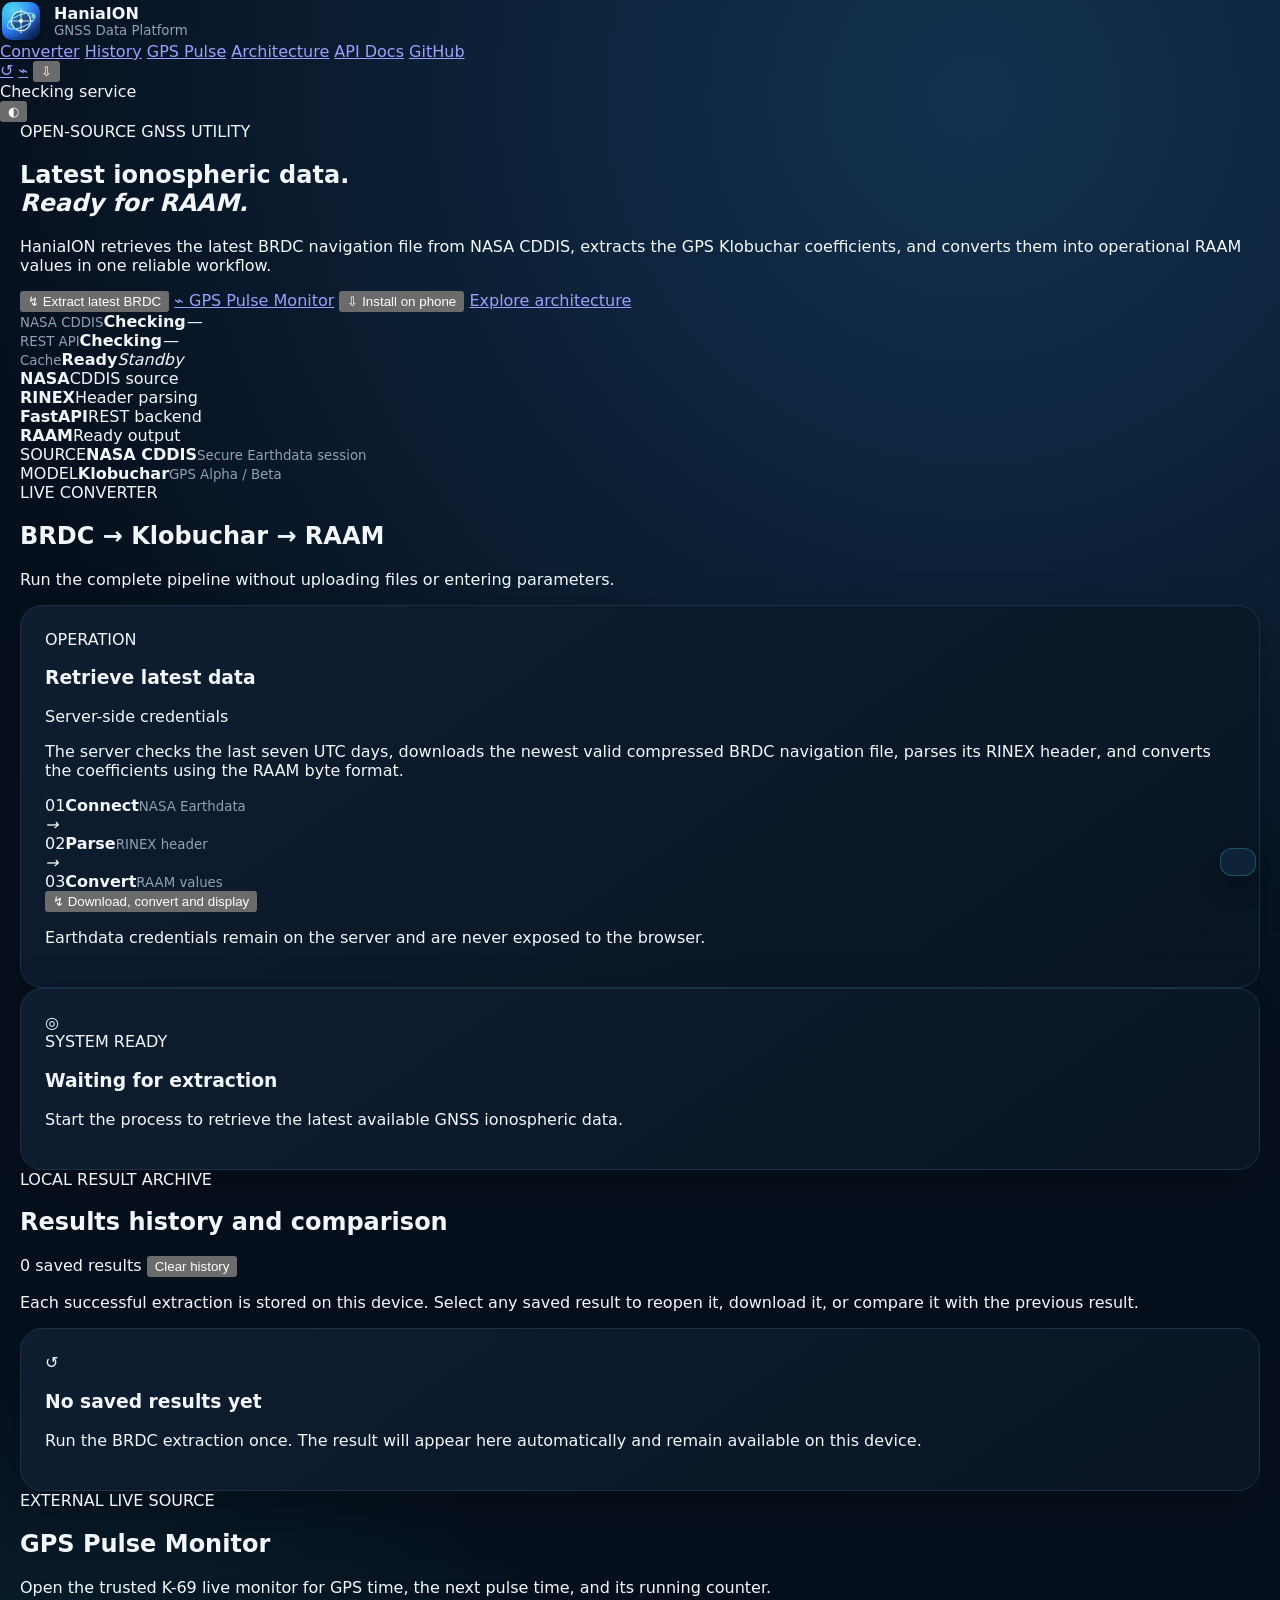
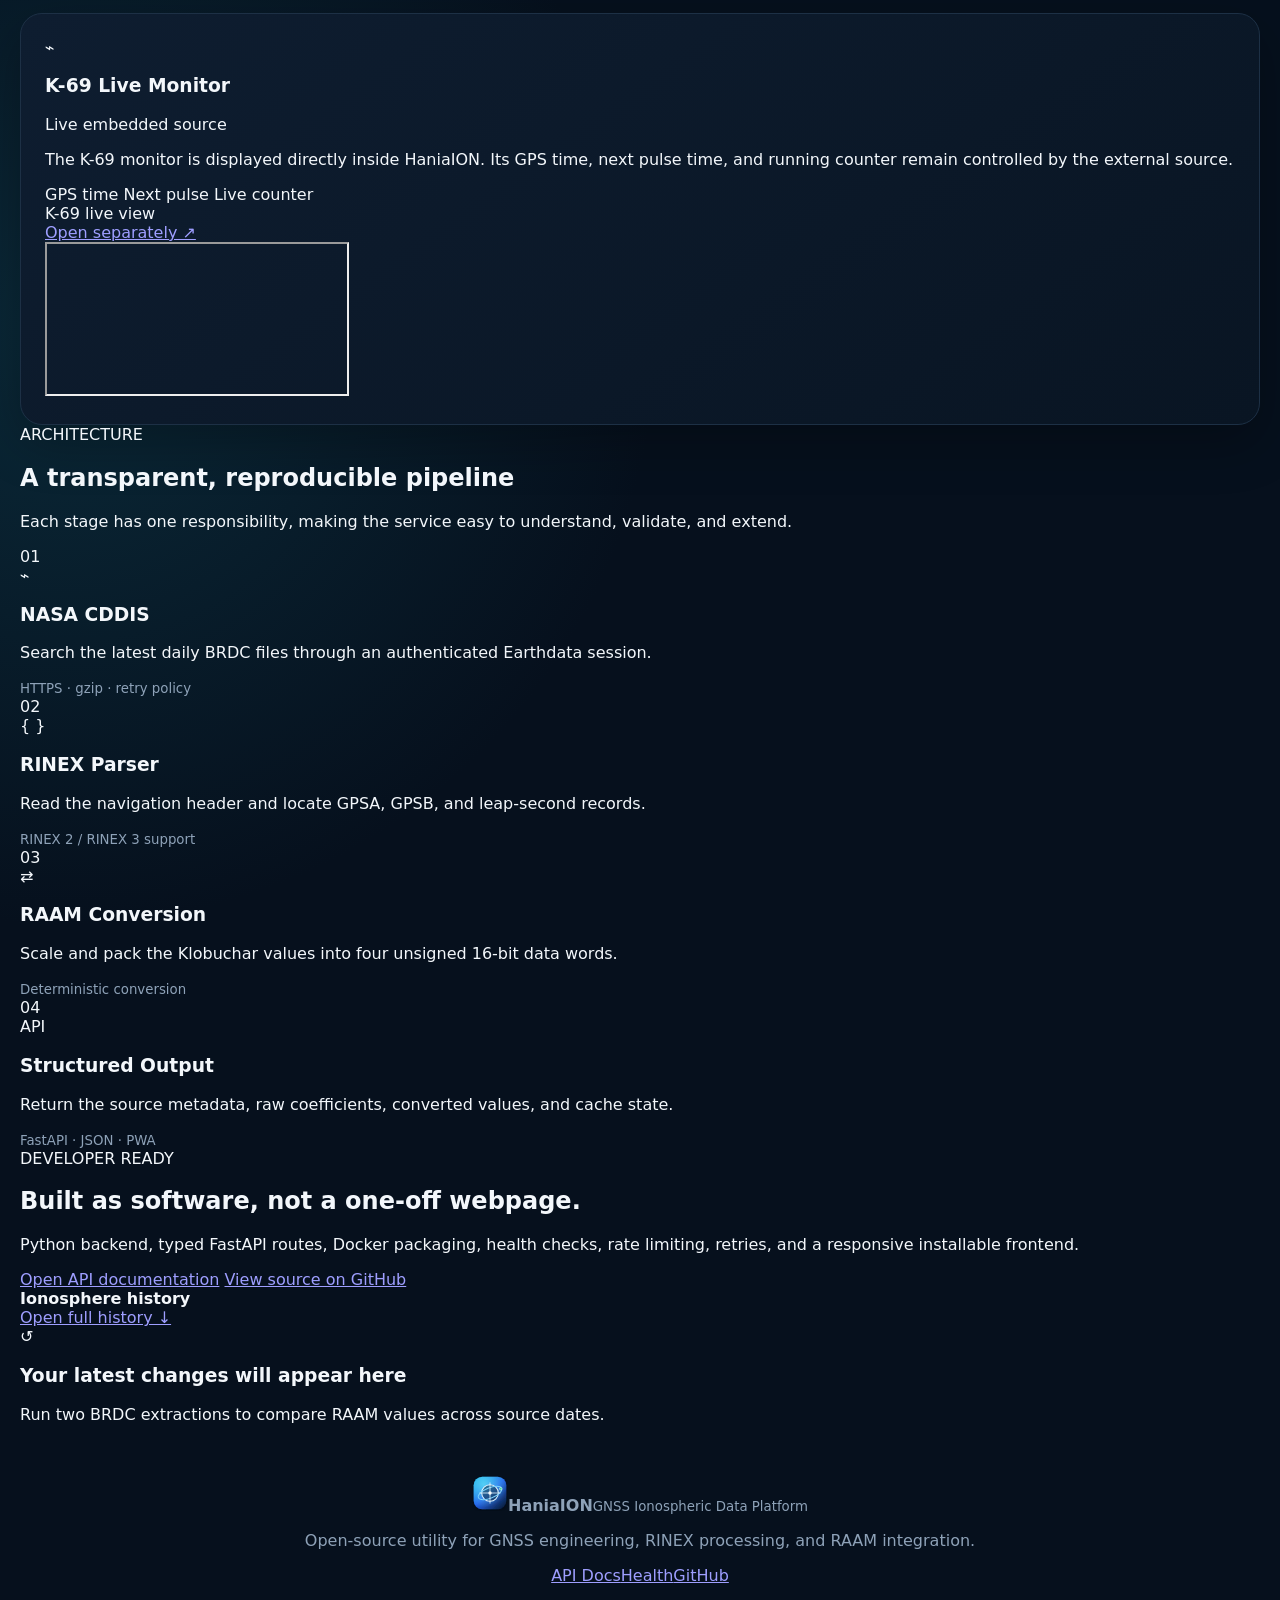
<file: static/preview/index.html>
<!doctype html>
<html lang="en" dir="ltr" data-theme="dark">
<head>
  <meta charset="utf-8">
  <meta name="viewport" content="width=device-width, initial-scale=1, viewport-fit=cover">
  <meta name="theme-color" content="#07111f">
  <meta name="description" content="HaniaION retrieves the latest NASA CDDIS BRDC file, extracts Klobuchar coefficients, and converts them into RAAM-ready GNSS values.">
  <meta name="color-scheme" content="dark light">
  <link rel="manifest" href="/static/preview/manifest.webmanifest">
  <link rel="icon" href="/static/icons/icon.svg?v=22" type="image/svg+xml">
  <link rel="apple-touch-icon" href="/static/icons/icon.svg?v=22">
  <link rel="stylesheet" href="/static/preview/preview.css">
  <title>HaniaION — GNSS Ionospheric Data Platform</title>
</head>
<body>
  <div class="ambient ambient-one" aria-hidden="true"></div>
  <div class="ambient ambient-two" aria-hidden="true"></div>
  <div class="star-field" aria-hidden="true"></div>

  <header class="topbar">
    <a class="brand" href="#top" aria-label="HaniaION home">
      <img src="/static/icons/icon.svg" alt="" width="42" height="42">
      <span>
        <strong>HaniaION</strong>
        <small>GNSS Data Platform</small>
      </span>
    </a>

    <nav class="topnav" aria-label="Primary navigation">
      <a href="#converter">Converter</a>
      <a href="#history">History</a>
      <a href="#gps-pulse">GPS Pulse</a>
      <a href="#architecture">Architecture</a>
      <a href="/docs" target="_blank" rel="noopener noreferrer">API Docs</a>
      <a href="https://github.com/I2005I/HaniaION" target="_blank" rel="noopener noreferrer">GitHub</a>
    </nav>

    <div class="topbar-actions">
      <a class="icon-button history-shortcut-button" href="#history" aria-label="Jump to results history" title="Results history">↺</a>
      <a class="icon-button quick-pulse-button" href="#gps-pulse" aria-label="Jump to GPS Pulse Monitor" title="GPS Pulse Monitor">⌁</a>
      <button id="installAppButton" class="icon-button install-icon-button" type="button" aria-label="Install HaniaION app" title="Install HaniaION">⇩</button>
      <div id="serviceStatus" class="status-pill" role="status" aria-live="polite">
        <span class="status-dot"></span>
        <span id="serviceStatusText">Checking service</span>
      </div>
      <button id="themeToggle" class="icon-button" type="button" aria-label="Switch color theme" title="Switch color theme">
        <span class="theme-icon" aria-hidden="true">◐</span>
      </button>
    </div>
  </header>

  <main id="top">
    <section class="hero-section reveal">
      <div class="hero-copy">
        <div class="kicker"><span></span> OPEN-SOURCE GNSS UTILITY</div>
        <h1>Latest ionospheric data.<br><em>Ready for RAAM.</em></h1>
        <p class="hero-lead">
          HaniaION retrieves the latest BRDC navigation file from NASA CDDIS,
          extracts the GPS Klobuchar coefficients, and converts them into
          operational RAAM values in one reliable workflow.
        </p>

        <div class="hero-actions">
          <button id="heroCalculateButton" class="button button-primary button-large" type="button">
            <span class="button-icon" aria-hidden="true">↯</span>
            Extract latest BRDC
          </button>
          <a class="button button-secondary button-large" href="#gps-pulse"><span aria-hidden="true">⌁</span> GPS Pulse Monitor</a>
          <button id="heroInstallButton" class="button button-ghost button-large" type="button"><span aria-hidden="true">⇩</span> Install on phone</button>
          <a class="button button-ghost button-large" href="#architecture">Explore architecture</a>
        </div>

        <div class="live-status-grid" aria-label="Live platform status">
          <div id="nasaStatusCard" class="live-status-card status-checking"><span class="live-dot"></span><small>NASA CDDIS</small><strong id="nasaStatus">Checking</strong><em id="nasaLatency">—</em></div>
          <div id="apiStatusCard" class="live-status-card status-checking"><span class="live-dot"></span><small>REST API</small><strong id="apiStatus">Checking</strong><em id="apiLatency">—</em></div>
          <div id="cacheStatusCard" class="live-status-card status-neutral"><span class="live-dot cache-dot"></span><small>Cache</small><strong id="cacheStatus">Ready</strong><em id="cacheFreshness">Standby</em></div>
        </div>

        <div class="hero-metrics" aria-label="Platform capabilities">
          <div><strong>NASA</strong><span>CDDIS source</span></div>
          <div><strong>RINEX</strong><span>Header parsing</span></div>
          <div><strong>FastAPI</strong><span>REST backend</span></div>
          <div><strong>RAAM</strong><span>Ready output</span></div>
        </div>
      </div>

      <div class="orbit-visual" aria-hidden="true">
        <div class="orbit-ring ring-one"><span class="satellite sat-one"></span></div>
        <div class="orbit-ring ring-two"><span class="satellite sat-two"></span></div>
        <div class="orbit-ring ring-three"></div>
        <div class="planet">
          <div class="planet-glow"></div>
          <div class="planet-grid"></div>
          <div class="planet-shine"></div>
        </div>
        <div class="telemetry-card telemetry-one">
          <span>SOURCE</span><strong>NASA CDDIS</strong><small>Secure Earthdata session</small>
        </div>
        <div class="telemetry-card telemetry-two">
          <span>MODEL</span><strong>Klobuchar</strong><small>GPS Alpha / Beta</small>
        </div>
      </div>
    </section>

    <section id="converter" class="workspace-section reveal">
      <div class="section-heading">
        <div>
          <span class="section-kicker">LIVE CONVERTER</span>
          <h2>BRDC → Klobuchar → RAAM</h2>
        </div>
        <p>Run the complete pipeline without uploading files or entering parameters.</p>
      </div>

      <div class="workspace-grid">
        <article class="card control-card">
          <div class="card-header">
            <div>
              <span class="card-label">OPERATION</span>
              <h3>Retrieve latest data</h3>
            </div>
            <span class="secure-badge">Server-side credentials</span>
          </div>

          <p class="card-description">
            The server checks the last seven UTC days, downloads the newest valid
            compressed BRDC navigation file, parses its RINEX header, and converts
            the coefficients using the RAAM byte format.
          </p>

          <div class="process-preview" aria-label="Processing steps">
            <div><span>01</span><strong>Connect</strong><small>NASA Earthdata</small></div>
            <i>→</i>
            <div><span>02</span><strong>Parse</strong><small>RINEX header</small></div>
            <i>→</i>
            <div><span>03</span><strong>Convert</strong><small>RAAM values</small></div>
          </div>

          <button id="calculateButton" class="button button-primary full-width" type="button">
            <span class="button-icon" aria-hidden="true">↯</span>
            Download, convert and display
          </button>

          <p class="privacy-note">Earthdata credentials remain on the server and are never exposed to the browser.</p>
        </article>

        <article id="statusCard" class="card status-card" aria-live="polite">
          <div id="idleState" class="state-content">
            <div class="state-orb idle-orb"><span>◎</span></div>
            <span class="card-label">SYSTEM READY</span>
            <h3>Waiting for extraction</h3>
            <p>Start the process to retrieve the latest available GNSS ionospheric data.</p>
          </div>

          <div id="loadingState" class="state-content hidden">
            <div class="loader-orbit"><span></span></div>
            <span class="card-label">PIPELINE ACTIVE</span>
            <h3 id="loadingTitle">Connecting to NASA CDDIS</h3>
            <p id="loadingDescription">Establishing a secure Earthdata session...</p>
            <div class="progress-track"><span id="progressBar"></span></div>
            <div class="progress-meta"><span id="progressStep">Step 1 of 4</span><span id="elapsedTime">0.0s</span></div>
          </div>

          <div id="successState" class="state-content hidden">
            <div class="state-orb success-orb"><span>✓</span></div>
            <span class="card-label">PIPELINE COMPLETE</span>
            <h3>RAAM data is ready</h3>
            <p>The latest valid source was processed successfully.</p>
            <button id="viewResultsButton" class="text-button" type="button">View results ↓</button>
          </div>

          <div id="errorState" class="state-content hidden" role="alert">
            <div class="state-orb error-orb"><span>!</span></div>
            <span class="card-label">PROCESS FAILED</span>
            <h3>Could not complete extraction</h3>
            <p id="errorText">An unexpected error occurred.</p>
            <button id="retryButton" class="button button-ghost" type="button">Try again</button>
          </div>
        </article>
      </div>
    </section>

    <section id="resultsPanel" class="results-section hidden reveal" aria-live="polite">
      <div class="section-heading results-heading-row">
        <div>
          <span class="section-kicker">LATEST RESULT</span>
          <h2>RAAM output dashboard</h2>
        </div>
        <div class="result-status-group">
          <span id="cacheBadge" class="result-badge">Updated now</span>
          <span id="updatedAt" class="updated-at">—</span>
        </div>
      </div>

      <div class="source-strip">
        <div><span>Source file</span><strong id="fileName">—</strong></div>
        <div><span>Source date (UTC)</span><strong id="sourceDate">—</strong></div>
        <div><span>Model</span><strong>GPS Klobuchar</strong></div>
        <div><span>Output</span><strong>RAAM integer pairs</strong></div>
      </div>

      <div class="value-grid">
        <article class="value-card"><span>DATA 1</span><strong id="data1">—</strong><small>Alpha A0 · A1</small><button class="mini-copy" data-copy-target="data1" type="button" aria-label="Copy Data 1">Copy</button></article>
        <article class="value-card"><span>DATA 2</span><strong id="data2">—</strong><small>Alpha A2 · A3</small><button class="mini-copy" data-copy-target="data2" type="button" aria-label="Copy Data 2">Copy</button></article>
        <article class="value-card"><span>DATA 3</span><strong id="data3">—</strong><small>Beta B0 · B1</small><button class="mini-copy" data-copy-target="data3" type="button" aria-label="Copy Data 3">Copy</button></article>
        <article class="value-card"><span>DATA 4</span><strong id="data4">—</strong><small>Beta B2 · B3</small><button class="mini-copy" data-copy-target="data4" type="button" aria-label="Copy Data 4">Copy</button></article>
        <article class="value-card tls-card"><span>tLS</span><strong id="tls">—</strong><small>Leap seconds</small><button class="mini-copy" data-copy-target="tls" type="button" aria-label="Copy tLS">Copy</button></article>
      </div>

      <div class="result-actions">
        <button id="copyButton" class="button button-primary" type="button">Copy all values</button>
        <button id="downloadTxtButton" class="button button-secondary" type="button">Download RAAM.txt</button>
        <button id="downloadJsonButton" class="button button-secondary" type="button">Export JSON</button>
        <button id="downloadCsvButton" class="button button-secondary" type="button">Export CSV</button>
        <button id="refreshButton" class="button button-ghost" type="button">Refresh source</button>
      </div>

      <details class="raw-panel">
        <summary>
          <span><strong>Raw Klobuchar coefficients</strong><small>Scientific values extracted directly from the RINEX header</small></span>
          <span class="summary-icon">+</span>
        </summary>
        <div class="raw-grid">
          <div><span>GPSA / Alpha</span><code id="alpha">—</code></div>
          <div><span>GPSB / Beta</span><code id="beta">—</code></div>
        </div>
      </details>
    </section>

    <section id="history" class="history-section reveal">
      <div class="section-heading history-heading-row">
        <div>
          <span class="section-kicker">LOCAL RESULT ARCHIVE</span>
          <h2>Results history and comparison</h2>
        </div>
        <div class="history-heading-actions">
          <span id="historyCount" class="result-badge">0 saved results</span>
          <button id="clearHistoryButton" class="button button-ghost history-clear-button" type="button">Clear history</button>
        </div>
      </div>

      <p class="history-intro">Each successful extraction is stored on this device. Select any saved result to reopen it, download it, or compare it with the previous result.</p>

      <div id="historyEmpty" class="card history-empty">
        <div class="state-orb idle-orb"><span>↺</span></div>
        <h3>No saved results yet</h3>
        <p>Run the BRDC extraction once. The result will appear here automatically and remain available on this device.</p>
      </div>

      <div id="historyContent" class="history-content hidden">
        <article id="comparisonCard" class="card comparison-card hidden">
          <div class="comparison-header">
            <div>
              <span class="card-label">CHANGE SINCE PREVIOUS RESULT</span>
              <h3 id="comparisonTitle">Latest comparison</h3>
            </div>
            <span id="comparisonSummary" class="comparison-summary">—</span>
          </div>
          <div id="comparisonGrid" class="comparison-grid"></div>
        </article>

        <div id="historyList" class="history-list" aria-live="polite"></div>
      </div>
    </section>

    <section id="gps-pulse" class="pulse-section reveal">
      <div class="section-heading">
        <div>
          <span class="section-kicker">EXTERNAL LIVE SOURCE</span>
          <h2>GPS Pulse Monitor</h2>
        </div>
        <p>Open the trusted K-69 live monitor for GPS time, the next pulse time, and its running counter.</p>
      </div>

      <article class="card pulse-card pulse-card-embedded">
        <div class="pulse-card-copy">
          <div class="pulse-icon" aria-hidden="true">⌁</div>
          <div>
            <div class="pulse-title-row">
              <h3>K-69 Live Monitor</h3>
              <span class="external-badge"><span></span> Live embedded source</span>
            </div>
            <p>The K-69 monitor is displayed directly inside HaniaION. Its GPS time, next pulse time, and running counter remain controlled by the external source.</p>
            <div class="pulse-meta">
              <span>GPS time</span>
              <span>Next pulse</span>
              <span>Live counter</span>
            </div>
          </div>
        </div>

        <div class="pulse-frame-shell">
          <div class="pulse-frame-toolbar">
            <div class="pulse-frame-status"><span></span> K-69 live view</div>
            <a href="https://k69.link/" target="_blank" rel="noopener noreferrer">Open separately ↗</a>
          </div>
          <iframe
            class="pulse-frame"
            src="https://k69.link/"
            title="K-69 GPS pulse live monitor"
            loading="eager"
            referrerpolicy="no-referrer"
            sandbox="allow-scripts allow-same-origin allow-forms allow-popups allow-popups-to-escape-sandbox"
            scrolling="no"
          ></iframe>
          <noscript>
            <p class="pulse-frame-fallback">JavaScript is required for the live monitor. <a href="https://k69.link/" target="_blank" rel="noopener noreferrer">Open K-69</a>.</p>
          </noscript>
        </div>
      </article>
    </section>

    <section id="architecture" class="architecture-section reveal">
      <div class="section-heading centered-heading">
        <div>
          <span class="section-kicker">ARCHITECTURE</span>
          <h2>A transparent, reproducible pipeline</h2>
        </div>
        <p>Each stage has one responsibility, making the service easy to understand, validate, and extend.</p>
      </div>

      <div class="architecture-flow">
        <article><span class="flow-number">01</span><div class="flow-icon">⌁</div><h3>NASA CDDIS</h3><p>Search the latest daily BRDC files through an authenticated Earthdata session.</p><small>HTTPS · gzip · retry policy</small></article>
        <div class="flow-line"></div>
        <article><span class="flow-number">02</span><div class="flow-icon">{ }</div><h3>RINEX Parser</h3><p>Read the navigation header and locate GPSA, GPSB, and leap-second records.</p><small>RINEX 2 / RINEX 3 support</small></article>
        <div class="flow-line"></div>
        <article><span class="flow-number">03</span><div class="flow-icon">⇄</div><h3>RAAM Conversion</h3><p>Scale and pack the Klobuchar values into four unsigned 16-bit data words.</p><small>Deterministic conversion</small></article>
        <div class="flow-line"></div>
        <article><span class="flow-number">04</span><div class="flow-icon">API</div><h3>Structured Output</h3><p>Return the source metadata, raw coefficients, converted values, and cache state.</p><small>FastAPI · JSON · PWA</small></article>
      </div>
    </section>

    <section class="developer-section reveal">
      <div class="developer-copy">
        <span class="section-kicker">DEVELOPER READY</span>
        <h2>Built as software, not a one-off webpage.</h2>
        <p>Python backend, typed FastAPI routes, Docker packaging, health checks, rate limiting, retries, and a responsive installable frontend.</p>
        <div class="developer-actions">
          <a class="button button-primary" href="/docs" target="_blank" rel="noopener noreferrer">Open API documentation</a>
          <a class="button button-secondary" href="https://github.com/I2005I/HaniaION" target="_blank" rel="noopener noreferrer">View source on GitHub</a>
        </div>
      </div>
      <div class="history-showcase" aria-label="Recent ionosphere result history">
        <div class="history-showcase-toolbar">
          <div><span></span><strong>Ionosphere history</strong></div>
          <a href="#history">Open full history ↓</a>
        </div>
        <div id="historyShowcaseEmpty" class="history-showcase-empty">
          <span class="history-showcase-orb">↺</span>
          <h3>Your latest changes will appear here</h3>
          <p>Run two BRDC extractions to compare RAAM values across source dates.</p>
        </div>
        <div id="historyShowcaseContent" class="history-showcase-content hidden">
          <div class="history-showcase-summary">
            <div><span>LATEST SOURCE</span><strong id="showcaseLatestDate">—</strong></div>
            <div><span>CHANGE STATUS</span><strong id="showcaseChangeStatus">—</strong></div>
          </div>
          <div id="historyShowcaseValues" class="history-showcase-values"></div>
          <div class="history-showcase-footer">
            <span id="showcaseSavedTime">—</span>
            <a href="#history">Compare all saved results</a>
          </div>
        </div>
      </div>
    </section>
  </main>

  <footer class="site-footer reveal">
    <div class="footer-brand"><img src="/static/icons/icon.svg" alt="" width="36" height="36"><span><strong>HaniaION</strong><small>GNSS Ionospheric Data Platform</small></span></div>
    <p>Open-source utility for GNSS engineering, RINEX processing, and RAAM integration.</p>
    <nav aria-label="Footer navigation"><a href="/docs">API Docs</a><a href="/api/health">Health</a><a href="https://github.com/I2005I/HaniaION" target="_blank" rel="noopener noreferrer">GitHub</a></nav>
  </footer>

  <div id="installModal" class="install-modal hidden" role="dialog" aria-modal="true" aria-labelledby="installModalTitle">
    <div class="install-modal-backdrop" data-close-install></div>
    <div class="install-modal-card">
      <button class="install-modal-close" type="button" data-close-install aria-label="Close">×</button>
      <div class="install-app-icon"><img src="/static/icons/icon.svg" alt="" width="58" height="58"></div>
      <span class="section-kicker">INSTALL HaniaION</span>
      <h2 id="installModalTitle">Add it to your phone</h2>
      <div id="installAndroidInstructions" class="install-instructions hidden">
        <p>Install HaniaION as a standalone app with its own icon and full-screen window.</p>
        <button id="confirmInstallButton" class="button button-primary full-width" type="button">Install app</button>
      </div>
      <div id="installIosInstructions" class="install-instructions hidden">
        <p>On iPhone, open this page in <strong>Safari</strong>, tap the <strong>Share</strong> button <span class="share-symbol">□↑</span>, then choose <strong>Add to Home Screen</strong>.</p>
        <div class="ios-install-steps"><span>1</span> Share <i>→</i><span>2</span> Add to Home Screen</div>
      </div>
      <div id="installFallbackInstructions" class="install-instructions hidden">
        <p>Open your browser menu and choose <strong>Install app</strong> or <strong>Add to Home screen</strong>.</p>
      </div>
    </div>
  </div>
  <div id="toast" class="toast" role="status" aria-live="polite"></div>
  <div class="cursor-glow" aria-hidden="true"></div>
  <script src="/static/preview/preview.js" defer></script>
</body>
</html>
</file>
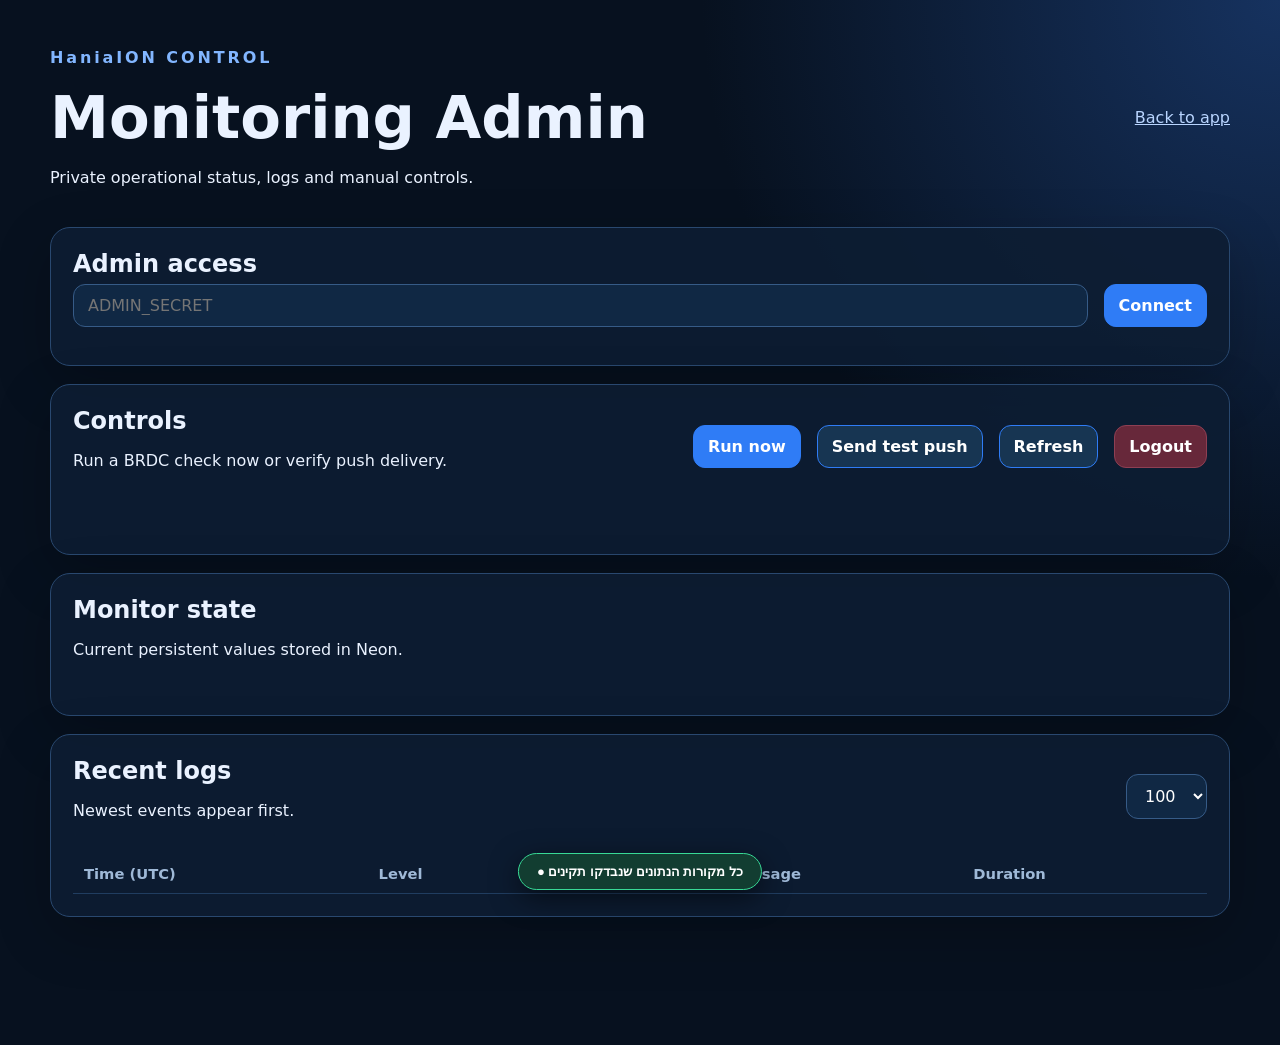
<file: static/admin.html>
<!doctype html><html lang="en"><head><meta charset="utf-8"><meta name="viewport" content="width=device-width,initial-scale=1"><title>HaniaION Admin</title><link rel="stylesheet" href="/static/admin.css">  <link rel="stylesheet" href="/static/data-status.css?v=4">
</head><body><main><header><div><p class="eyebrow">HaniaION CONTROL</p><h1>Monitoring Admin</h1><p>Private operational status, logs and manual controls.</p></div><a href="/">Back to app</a></header><section id="login" class="panel"><h2>Admin access</h2><div class="row"><input id="secret" type="password" placeholder="ADMIN_SECRET" autocomplete="current-password"><button id="connect">Connect</button></div><p id="loginMsg"></p></section><div id="dashboard" hidden><section class="cards" id="cards"></section><section class="panel controls"><div><h2>Controls</h2><p>Run a BRDC check now or verify push delivery.</p></div><div class="row"><button id="run">Run now</button><button id="testPush" class="secondary">Send test push</button><button id="refresh" class="secondary">Refresh</button><button id="logout" class="danger">Logout</button></div><pre id="actionResult"></pre></section><section class="panel"><div class="sectionTitle"><div><h2>Monitor state</h2><p>Current persistent values stored in Neon.</p></div></div><div id="state" class="stateGrid"></div></section><section class="panel"><div class="sectionTitle"><div><h2>Recent logs</h2><p>Newest events appear first.</p></div><select id="logLimit"><option>50</option><option selected>100</option><option>250</option></select></div><div class="tableWrap"><table><thead><tr><th>Time (UTC)</th><th>Level</th><th>Event</th><th>Message</th><th>Duration</th></tr></thead><tbody id="logs"></tbody></table></div></section></div></main><script src="/static/admin.js"></script>  <script src="/static/data-status.js?v=4"></script>
</body></html>
</file>
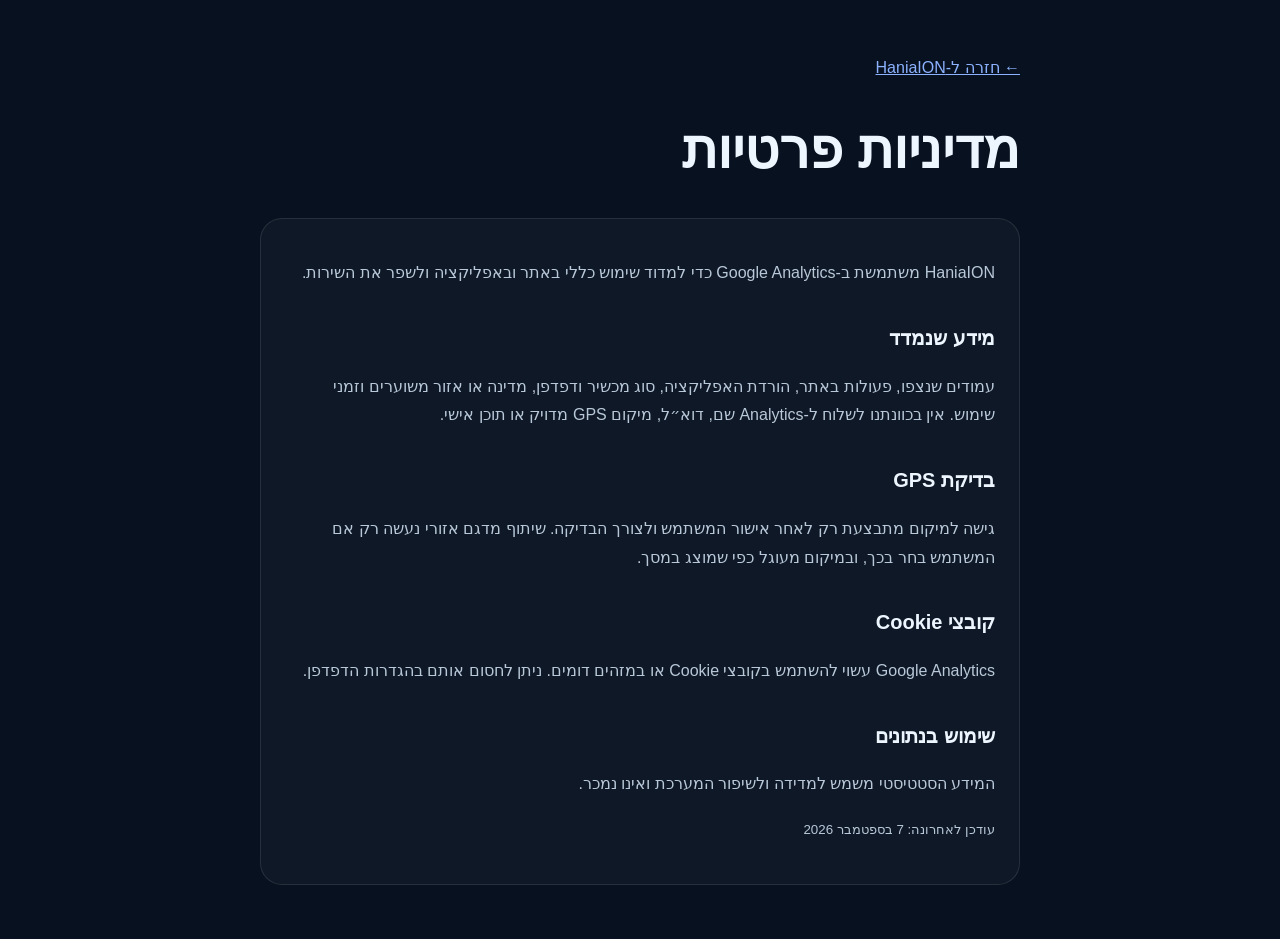
<file: static/privacy.html>
<!doctype html>
<html lang="he" dir="rtl">
<head><meta charset="utf-8"><meta name="viewport" content="width=device-width,initial-scale=1"><meta name="theme-color" content="#07111f"><title>מדיניות פרטיות | HaniaION</title>
<style>*{box-sizing:border-box}body{margin:0;background:#07111f;color:#edf5ff;font-family:Arial,sans-serif;line-height:1.8}.page{width:min(760px,calc(100% - 34px));margin:auto;padding:54px 0}a{color:#8cb2ff}h1{font-size:clamp(2rem,7vw,3.4rem);line-height:1.15}h2{margin-top:2rem;font-size:1.25rem}p,li{color:#b9c8d8}.box{margin-top:30px;padding:24px;border:1px solid #ffffff1a;border-radius:22px;background:#ffffff08}</style></head>
<body><main class="page"><a href="/">← חזרה ל‑HaniaION</a><h1>מדיניות פרטיות</h1><div class="box"><p>HaniaION משתמשת ב‑Google Analytics כדי למדוד שימוש כללי באתר ובאפליקציה ולשפר את השירות.</p><h2>מידע שנמדד</h2><p>עמודים שנצפו, פעולות באתר, הורדת האפליקציה, סוג מכשיר ודפדפן, מדינה או אזור משוערים וזמני שימוש. אין בכוונתנו לשלוח ל‑Analytics שם, דוא״ל, מיקום GPS מדויק או תוכן אישי.</p><h2>בדיקת GPS</h2><p>גישה למיקום מתבצעת רק לאחר אישור המשתמש ולצורך הבדיקה. שיתוף מדגם אזורי נעשה רק אם המשתמש בחר בכך, ובמיקום מעוגל כפי שמוצג במסך.</p><h2>קובצי Cookie</h2><p>Google Analytics עשוי להשתמש בקובצי Cookie או במזהים דומים. ניתן לחסום אותם בהגדרות הדפדפן.</p><h2>שימוש בנתונים</h2><p>המידע הסטטיסטי משמש למדידה ולשיפור המערכת ואינו נמכר.</p><p><small>עודכן לאחרונה: 7 בספטמבר 2026</small></p></div></main></body></html>
</file>
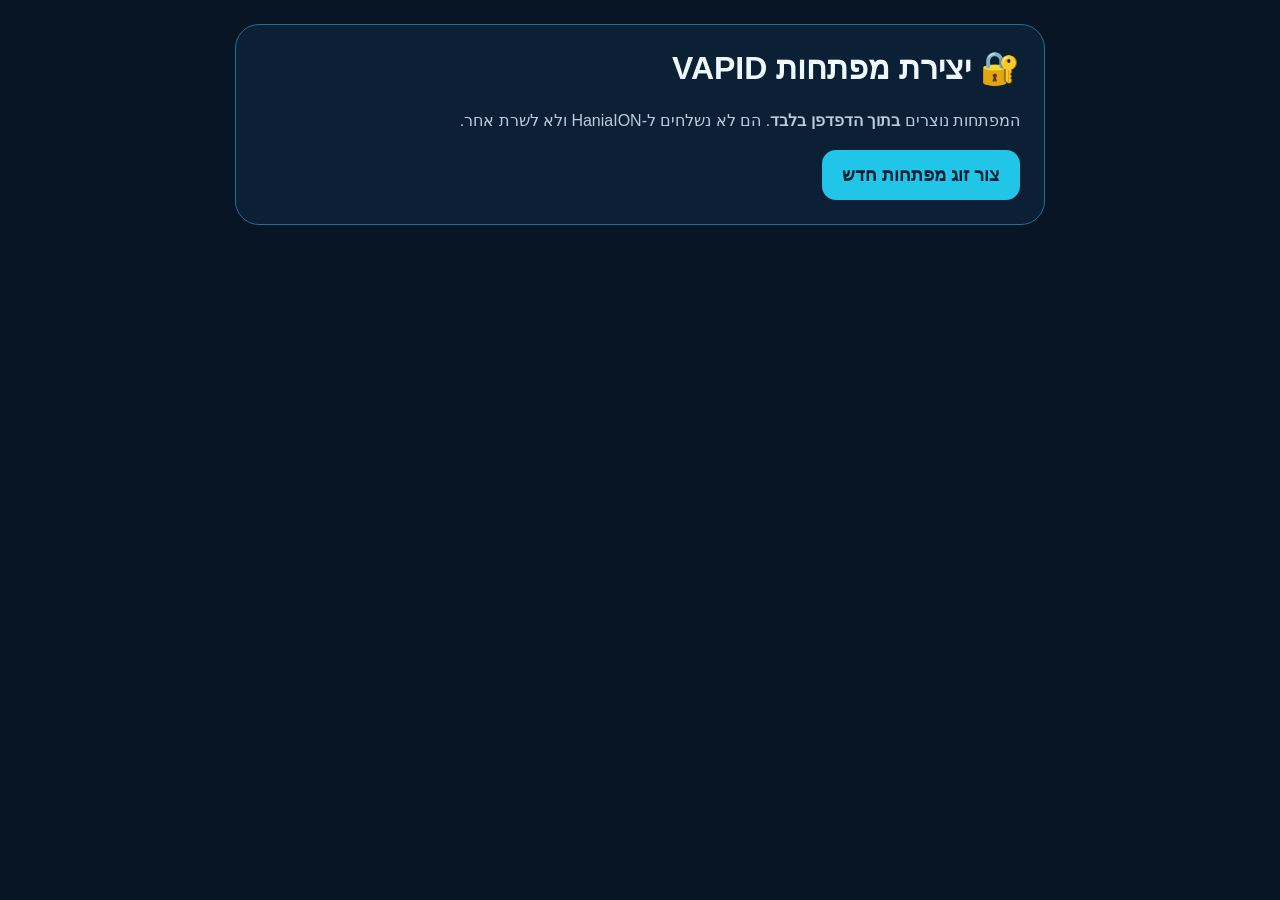
<file: static/vapid-generator.html>
<!doctype html>
<html lang="he" dir="rtl">
<head>
<meta charset="utf-8">
<meta name="viewport" content="width=device-width,initial-scale=1">
<title>HaniaION — VAPID Key Generator</title>
<style>
body{margin:0;background:#071525;color:#eef8ff;font-family:Arial,sans-serif;padding:24px}
main{max-width:760px;margin:auto;background:#0b2034;border:1px solid #1c718d;border-radius:24px;padding:24px}
h1{margin-top:0} p{line-height:1.6;color:#b9cddd}
button{border:0;border-radius:14px;padding:14px 20px;font-size:18px;font-weight:700;cursor:pointer}
.primary{background:#20c5e8;color:#062033}.copy{background:#18364d;color:#fff;margin-top:8px}
label{display:block;margin:18px 0 7px;font-weight:700}
textarea,input{width:100%;box-sizing:border-box;background:#061522;color:#dff8ff;border:1px solid #2b7088;border-radius:12px;padding:12px;font-family:monospace}
textarea{min-height:90px;direction:ltr}
.note{border:1px solid #47738b;border-radius:14px;padding:14px;margin-top:20px}
.ok{color:#7df0b3}
</style>
</head>
<body>
<main>
<h1>🔐 יצירת מפתחות VAPID</h1>
<p>המפתחות נוצרים <strong>בתוך הדפדפן בלבד</strong>. הם לא נשלחים ל-HaniaION ולא לשרת אחר.</p>
<button id="generate" class="primary">צור זוג מפתחות חדש</button>
<div id="out" hidden>
<label>VAPID_PUBLIC_KEY</label>
<textarea id="pub" readonly></textarea>
<button class="copy" data-copy="pub">העתק Public</button>
<label>VAPID_PRIVATE_KEY</label>
<textarea id="priv" readonly></textarea>
<button class="copy" data-copy="priv">העתק Private</button>
<label>VAPID_SUBJECT</label>
<input id="subject" value="mailto:haniaion55@gmail.com" readonly>
<button class="copy" data-copy="subject">העתק Subject</button>
<div class="note"><span class="ok">✓</span> הזוג הזה תואם. ה-Private הוא מפתח P-256 גולמי בקידוד base64url, כדי למנוע בעיות PEM/BEGIN/END. הכנס את שלושת הערכים ל-Render. את ה-Private Key שמור סודי.</div>
</div>
</main>
<script>
const b64u=b=>{let s="";const a=new Uint8Array(b);for(let i=0;i<a.length;i+=0x8000)s+=String.fromCharCode(...a.subarray(i,i+0x8000));return btoa(s).replace(/\+/g,"-").replace(/\//g,"_").replace(/=+$/,"")};
document.getElementById("generate").onclick=async()=>{
  const kp=await crypto.subtle.generateKey({name:"ECDSA",namedCurve:"P-256"},true,["sign","verify"]);
  const pub=await crypto.subtle.exportKey("raw",kp.publicKey);
  const jwk=await crypto.subtle.exportKey("jwk",kp.privateKey);
  // VAPID private key is the 32-byte P-256 scalar (JWK "d"), encoded as base64url.
  const privBytes=Uint8Array.from(atob(jwk.d.replace(/-/g,"+").replace(/_/g,"/")+"=".repeat((4-jwk.d.length%4)%4)),c=>c.charCodeAt(0));
  document.getElementById("pub").value=b64u(pub);
  document.getElementById("priv").value=b64u(privBytes);
  document.getElementById("out").hidden=false;
};
document.querySelectorAll(".copy").forEach(btn=>btn.onclick=async()=>{
 const el=document.getElementById(btn.dataset.copy); await navigator.clipboard.writeText(el.value); btn.textContent="✓ הועתק"; setTimeout(()=>btn.textContent="העתק",1200);
});
</script>
</body>
</html>
</file>
<file: static/preview/preview.css>
:root{color-scheme:dark;--bg:#06101d;--panel:#0b1727;--panel2:#0e1d30;--line:#1d3045;--text:#f3f7fb;--muted:#8ea2b8;--cyan:#47d7ff;--green:#62e6a7;--amber:#ffd166;--red:#ff7a90}*{box-sizing:border-box}html{scroll-behavior:smooth}body{margin:0;background:radial-gradient(circle at 76% 3%,#123150 0,transparent 31%),radial-gradient(circle at 5% 60%,#0a2938 0,transparent 26%),var(--bg);color:var(--text);font-family:Inter,ui-sans-serif,system-ui,-apple-system,Segoe UI,sans-serif;min-height:100vh}.top{height:76px;display:flex;align-items:center;justify-content:space-between;padding:0 clamp(20px,5vw,72px);border-bottom:1px solid #ffffff12;position:sticky;top:0;background:#06101de8;backdrop-filter:blur(18px);z-index:10}.brand{display:flex;gap:12px;align-items:center;color:inherit;text-decoration:none}.brand span:last-child{display:grid}.brand small,.eyebrow,small{color:var(--muted)}.logo{width:42px;height:42px;display:grid;place-items:center;border:1px solid #47d7ff55;border-radius:13px;background:#47d7ff14;color:var(--cyan);font-weight:800}.top-actions,.actions,.card-head,.k69-actions{display:flex;align-items:center;gap:12px}.ghost,.secondary,.primary,.text-button{border-radius:12px;padding:11px 16px;border:1px solid var(--line);text-decoration:none;color:var(--text);background:#ffffff05;cursor:pointer;font:inherit}.primary{background:linear-gradient(135deg,#28bcea,#3177ff);border:0;font-weight:800;box-shadow:0 10px 28px #237ee833}.primary:hover,.secondary:hover,.ghost:hover{transform:translateY(-1px);border-color:#47d7ff55}.primary:disabled,.secondary:disabled,.text-button:disabled{opacity:.42;cursor:not-allowed;transform:none}.text-button{background:transparent;border:0;color:var(--muted);padding:8px}.pill{padding:7px 10px;border-radius:999px;font-size:12px;border:1px solid #ffffff1a;white-space:nowrap}.pill.online{color:var(--green);background:#62e6a712}.pill.cached{color:var(--amber);background:#ffd16612}.pill.offline{color:var(--red);background:#ff7a9012}.pill.checking,.pill.neutral{color:#c7d4e1}main{width:min(1440px,calc(100% - 40px));margin:auto}.hero{min-height:360px;display:grid;grid-template-columns:1.3fr .7fr;align-items:center;padding:50px 2vw}.eyebrow{font-size:11px;font-weight:800;letter-spacing:.16em}.hero h1{font-size:clamp(42px,6vw,76px);line-height:1.02;margin:14px 0}.hero h1 em{font-style:normal;color:var(--cyan)}.hero p{max-width:680px;color:var(--muted);font-size:18px;line-height:1.6}.orbit{display:grid;place-items:center}.orb{width:210px;height:210px;border-radius:50%;display:grid;place-content:center;text-align:center;background:radial-gradient(circle,#123b5f,#081524 65%);border:1px solid #47d7ff55;box-shadow:0 0 70px #28bcea22;animation:float 5s ease-in-out infinite}.orb b{font-size:48px}.orb span{color:var(--green);font-size:11px}.grid{display:grid;gap:18px}.main-grid{grid-template-columns:1.15fr .85fr}.card,.status-strip article{background:linear-gradient(145deg,var(--panel2),#091523);border:1px solid var(--line);border-radius:22px;box-shadow:0 18px 50px #0004}.card{padding:24px}.card-head{justify-content:space-between;margin-bottom:20px}.card h2{margin:5px 0 0}.card-head a{color:var(--cyan)}.values{display:grid;grid-template-columns:repeat(5,1fr);gap:10px;transition:opacity .2s}.loading-values{opacity:.16}.values button{min-width:0;text-align:left;background:#071321;border:1px solid #1c334a;border-radius:15px;padding:16px;color:inherit;cursor:pointer}.values button:hover{border-color:#47d7ff66;background:#0a1a2b}.values strong{font-size:clamp(24px,3vw,40px);display:block;margin-top:8px}.values code{display:block;color:#7292ad;margin-top:7px;font-size:11px}.meta{display:grid;grid-template-columns:1fr 1.5fr 1fr 1fr;gap:10px;margin-top:18px}.meta div,.raw div{background:#ffffff04;border-radius:12px;padding:12px;overflow:hidden}.meta b{display:block;margin-top:5px;white-space:nowrap;overflow:hidden;text-overflow:ellipsis}details{margin-top:16px;border-top:1px solid var(--line);padding-top:14px}.raw{display:grid;gap:8px;margin-top:12px}.raw code{display:block;color:#bcecff;margin-top:5px;overflow:auto}.k69{min-height:520px}.k69 iframe{width:100%;height:430px;border:0;border-radius:15px;background:white}.status-strip{display:grid;grid-template-columns:repeat(4,1fr);gap:14px;margin-bottom:18px}.status-strip article{padding:18px;display:grid;grid-template-columns:auto 1fr;column-gap:9px;align-items:center}.status-strip article small,.status-strip article b,.status-strip article em{grid-column:2}.status-strip article em{font-style:normal;color:var(--muted);font-size:12px;margin-top:3px}.dot{grid-row:1/4;width:8px;height:8px;border-radius:50%;background:var(--green);box-shadow:0 0 12px var(--green)}.offline-dot{background:var(--red);box-shadow:0 0 12px var(--red)}.history-card{margin-top:18px}.table-wrap{overflow:auto;border:1px solid #ffffff0d;border-radius:14px}table{width:100%;border-collapse:collapse;min-width:850px}th,td{text-align:left;padding:13px 15px;border-bottom:1px solid #ffffff0c;font-size:13px}th{color:var(--muted);font-size:11px;letter-spacing:.08em;background:#071321;position:sticky;top:0}tbody tr:hover{background:#ffffff03}.empty td{text-align:center;color:var(--muted);padding:35px}.table-status{color:var(--green);background:#62e6a710;border-radius:999px;padding:5px 8px}.message{padding:15px;border:1px solid #ff6b6b55;background:#ff6b6b12;border-radius:12px;margin:20px 0}.toast{position:fixed;right:24px;bottom:24px;padding:13px 17px;border:1px solid #47d7ff44;border-radius:12px;background:#10243aee;box-shadow:0 16px 40px #0008;z-index:20;animation:toastIn .2s ease-out}.hidden{display:none!important}.skeleton-row{display:grid;grid-template-columns:repeat(5,1fr);gap:10px;position:absolute;inset:auto 24px}.skeleton-row i{height:102px;border-radius:15px;background:linear-gradient(90deg,#102338,#18324e,#102338);background-size:200% 100%;animation:shimmer 1.1s linear infinite}.raam{position:relative}.reveal{animation:reveal .55s ease both}.reveal:nth-of-type(2){animation-delay:.08s}.reveal:nth-of-type(3){animation-delay:.14s}.reveal:nth-of-type(4){animation-delay:.2s}footer{text-align:center;color:var(--muted);padding:35px}@keyframes reveal{from{opacity:0;transform:translateY(12px)}to{opacity:1;transform:none}}@keyframes shimmer{to{background-position:-200% 0}}@keyframes float{50%{transform:translateY(-9px)}}@keyframes toastIn{from{opacity:0;transform:translateY(8px)}to{opacity:1;transform:none}}@media(max-width:1050px){.meta{grid-template-columns:1fr 1fr}.status-strip{grid-template-columns:1fr 1fr}}@media(max-width:900px){.hero{grid-template-columns:1fr;min-height:auto;padding:45px 0}.orbit{display:none}.main-grid{grid-template-columns:1fr}.values{grid-template-columns:repeat(2,1fr)}.values button:last-child{grid-column:span 2}.top #health{display:none}}@media(max-width:620px){main{width:min(100% - 24px,1440px)}.top{padding:0 12px}.top-actions .ghost:last-child{display:none}.hero h1{font-size:42px}.actions{align-items:stretch;flex-direction:column}.status-strip{grid-template-columns:1fr}.meta{grid-template-columns:1fr}.k69 iframe{height:390px}.card{padding:18px}.skeleton-row{inset:auto 18px}.toast{left:12px;right:12px;bottom:12px;text-align:center}}@media(prefers-reduced-motion:reduce){*,*::before,*::after{animation:none!important;transition:none!important;scroll-behavior:auto!important}}
</file>
<file: static/admin.css>
:root{font-family:Inter,system-ui,sans-serif;color:#eaf2ff;background:#07111f;color-scheme:dark}*{box-sizing:border-box}body{margin:0;background:radial-gradient(circle at top right,#16325f 0,transparent 35%),#07111f}main{width:min(1180px,calc(100% - 32px));margin:auto;padding:32px 0 64px}header,.sectionTitle,.row{display:flex;align-items:center;justify-content:space-between;gap:16px;flex-wrap:wrap}header{margin-bottom:24px}h1{font-size:clamp(2rem,5vw,3.7rem);margin:.1em 0}h2{margin:0 0 6px}.eyebrow{letter-spacing:.18em;color:#82b6ff;font-weight:800}a{color:#b9d5ff}.panel,.card{background:rgba(13,29,51,.88);border:1px solid #29486f;border-radius:20px;padding:22px;box-shadow:0 18px 55px rgba(0,0,0,.22)}#dashboard{display:grid;gap:18px}.cards{display:grid;grid-template-columns:repeat(auto-fit,minmax(180px,1fr));gap:14px}.card strong{font-size:1.7rem;display:block;margin-top:8px}.status{display:inline-flex;align-items:center;gap:7px}.dot{width:9px;height:9px;border-radius:99px;background:#35d07f}.bad .dot{background:#ff6678}.warn .dot{background:#ffbd4a}button,input,select{border-radius:12px;border:1px solid #365b87;background:#102844;color:#fff;padding:11px 14px;font:inherit}input{min-width:260px;flex:1}button{background:#2f7cf6;border-color:#2f7cf6;font-weight:750;cursor:pointer}.secondary{background:#173552}.danger{background:#67283a;border-color:#8e3f53}button:disabled{opacity:.55;cursor:wait}.controls{display:flex;justify-content:space-between;gap:20px;align-items:center;flex-wrap:wrap}pre{white-space:pre-wrap;width:100%;color:#bcd2ed}.stateGrid{display:grid;grid-template-columns:repeat(auto-fit,minmax(230px,1fr));gap:10px;margin-top:18px}.stateItem{background:#0a1c31;border-radius:12px;padding:12px;overflow-wrap:anywhere}.stateItem small{display:block;color:#8faac8;margin-bottom:5px}.tableWrap{overflow:auto;margin-top:18px}table{width:100%;border-collapse:collapse;min-width:820px}th,td{text-align:left;padding:11px;border-bottom:1px solid #203d60;font-size:.92rem}th{color:#9fb9d7}.level-error{color:#ff8794}.level-info{color:#7ee3aa}@media(max-width:650px){main{width:min(100% - 20px,1180px);padding-top:18px}.panel{padding:16px}.controls{align-items:flex-start}}
</file>
<file: static/data-status.css>
.data-status-banner{position:sticky;top:0;z-index:9999;display:none;gap:12px;align-items:flex-start;padding:14px clamp(14px,4vw,42px);direction:rtl;background:#4a2410;color:#fff4dc;border-bottom:2px solid #ffb454;box-shadow:0 8px 30px #0008;font-family:Arial,"Noto Sans Hebrew",sans-serif}.data-status-banner.show{display:flex}.data-status-banner.offline{background:#4a1420;border-color:#ff6b7d}.data-status-icon{font-size:25px;line-height:1}.data-status-copy{flex:1}.data-status-copy strong{display:block;font-size:1.02rem;margin-bottom:4px}.data-status-copy span{display:block;line-height:1.55}.data-status-copy small{display:block;margin-top:5px;opacity:.86}.data-status-close{border:1px solid #ffffff55;background:#ffffff12;color:white;border-radius:9px;padding:5px 9px;cursor:pointer;font-size:18px}.source-state-note{margin:12px 0;padding:12px 14px;border-radius:14px;border:1px solid #46f0a555;background:#46f0a50c;color:#bdebd7}.source-state-note.warning{border-color:#ffb45488;background:#ffb45412;color:#ffe1b0}.source-state-note.error{border-color:#ff6b7d88;background:#ff6b7d12;color:#ffd0d6}.source-state-note strong{display:block;margin-bottom:4px}
.system-status-bar{position:fixed;z-index:9998;bottom:max(10px,env(safe-area-inset-bottom));left:50%;transform:translateX(-50%);max-width:calc(100% - 22px);border:1px solid transparent;border-radius:999px;padding:10px 18px;color:#fff;font:700 .82rem Arial,"Noto Sans Hebrew",sans-serif;box-shadow:0 8px 28px #0008;cursor:pointer;white-space:nowrap;overflow:hidden;text-overflow:ellipsis}.system-status-bar.ok{background:#123d31;border-color:#38d996}.system-status-bar.warning{background:#4a3510;border-color:#ffbe55}.system-status-bar.error{background:#4a1420;border-color:#ff6b7d}body{padding-bottom:64px}
@media(max-width:650px){.system-status-bar{font-size:.76rem;padding:9px 13px}}
</file>
